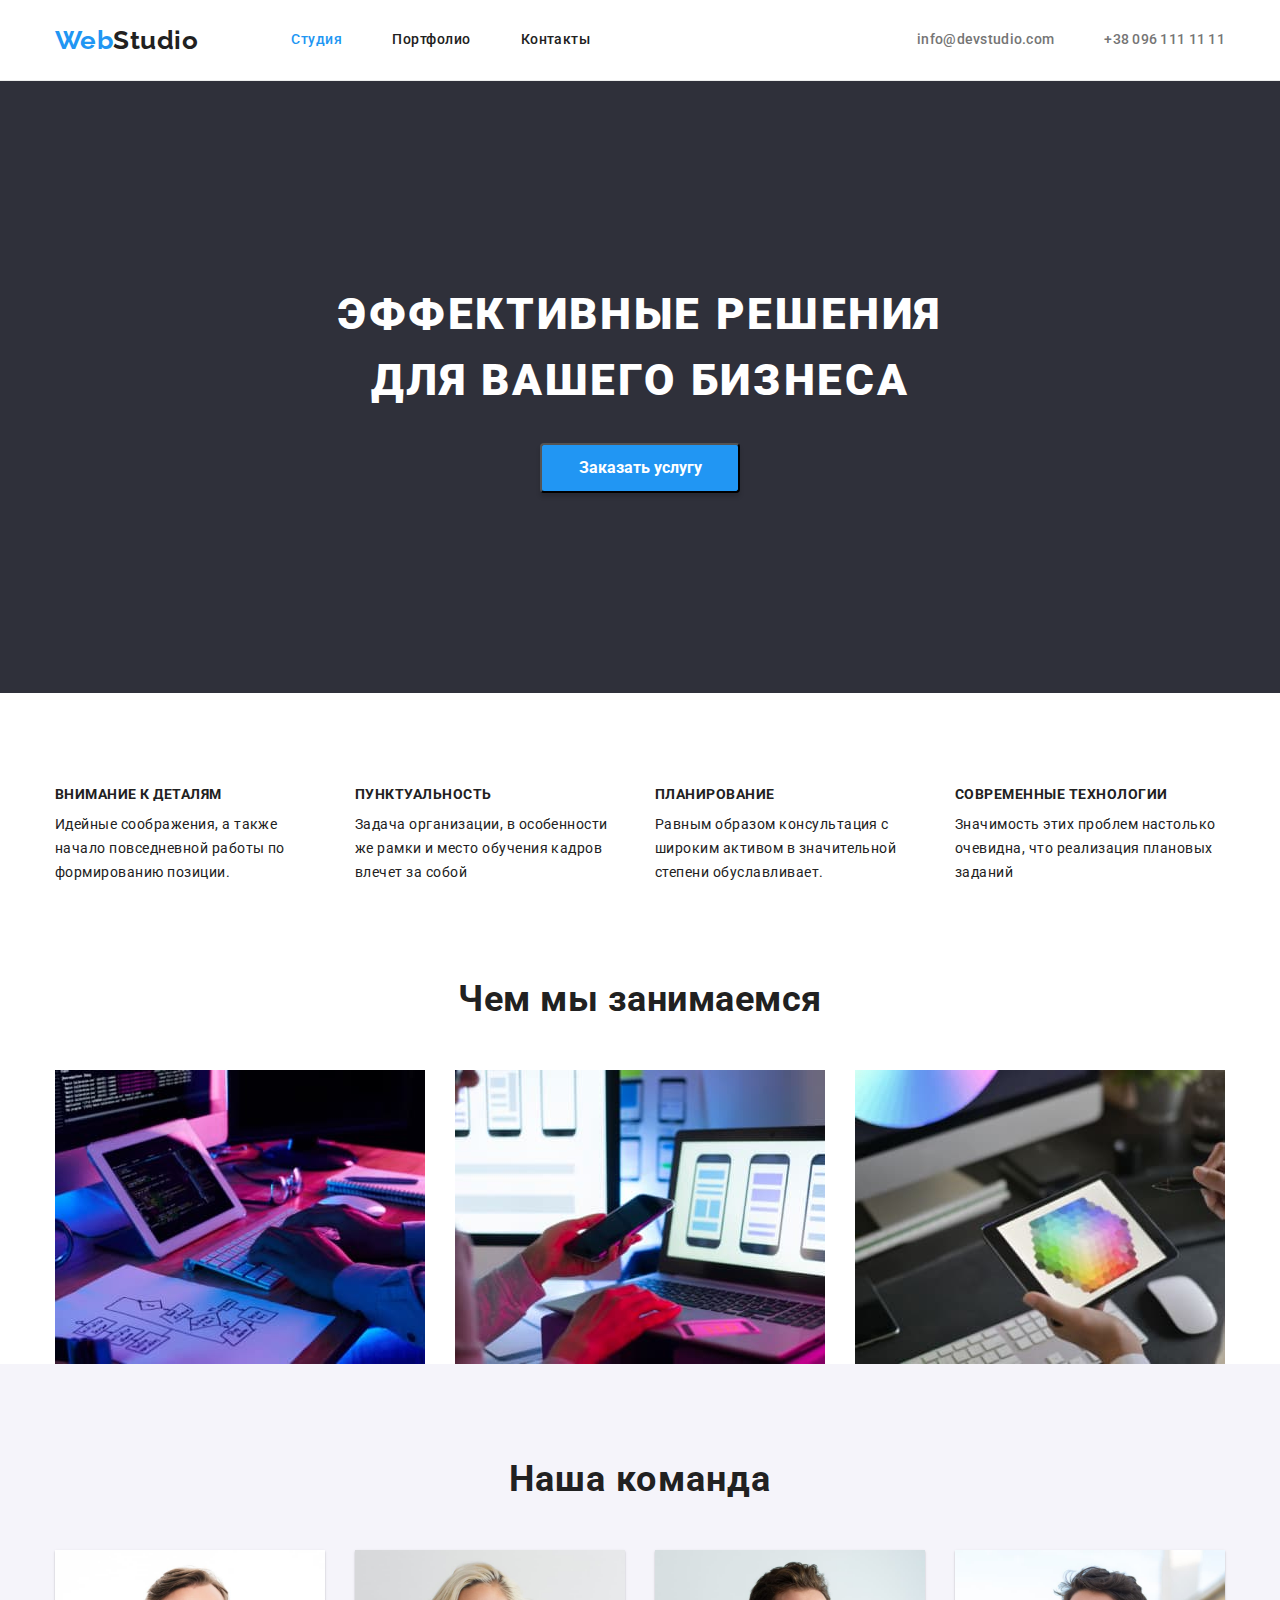
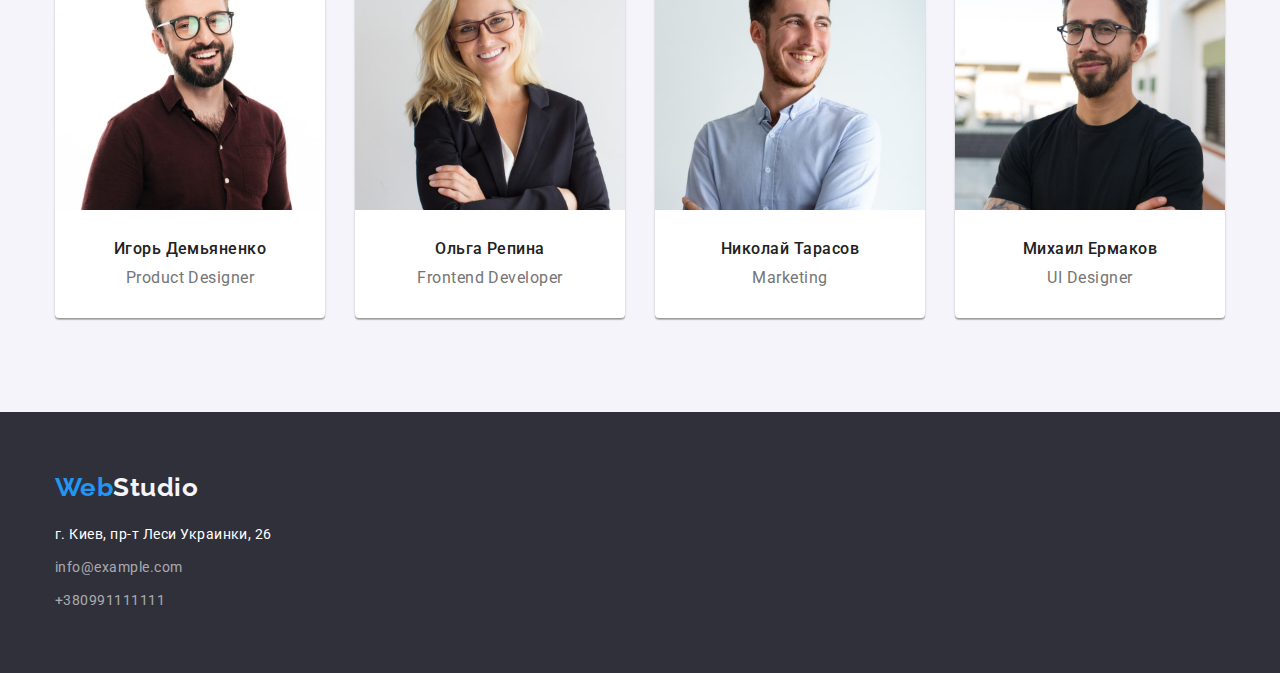
<file: index.html>
<!DOCTYPE html>
<html lang="ru">
<head>
    <meta charset="UTF-8">
    <meta http-equiv="X-UA-Compatible" content="IE=edge">
    <meta name="viewport" content="width=device-width, initial-scale=1.0">
    <title>WebStudio</title>
    <link href="https://fonts.googleapis.com/css2?family=Raleway:wght@700&family=Roboto:wght@400;500;700;900&display=swap"
        rel="stylesheet"/>
        <!-- Нормализация стилей -->
        <link rel="stylesheet" href="https://cdn.jsdelivr.net/npm/modern-normalize@1.1.0/modern-normalize.min.css">
    <link rel="stylesheet" href="./css/styles.css"/>
</head>
<body class="body-common">
    <!--Секция хедер -->
    
        <header class="header">
        <div class="container header-container-nav ">
            <a class="header-link containe" href="./index.html"><span class="link-logo">Web</span><span class="link-visible">Studio</span></a>
                <nav class="header-nav">
                    
                    <ul class="nav-list">
                        <li class="nav-item"><a class="nav-link current " href="">Студия</a></li>
                        <li class="nav-item"><a class="nav-link " href="./portfolio.html">Портфолио</a></li>
                        <li class="nav-item"><a class="nav-link " href="">Контакты</a></li>
                        
                    </ul>
                </nav>
               
               
                   <ul class="nav-contacts  ">
                       <li class="contacts-link"><a class="contacts-mail" href="mailtoo:info@devstudio.com">info@devstudio.com</a></li>
                       <li class="contacts-link"><a class="contacts-phone " href="tel:+380961111111">+38 096 111 11 11</a></li>
                   </ul>
              
    </div>
        </header>

<!-- Уникальный контент -->
<main>
    <!-- секция герой-->

    
      <section class="hero">
        <div class="container hero-container">
            <h1 class="hero-title">Эффективные решения <br> для вашего бизнеса</h1>
            <button class="hero-button" type="button">Заказать услугу</button>
        </div>
      </section>
    <!-- cекция Особенности -->
    <section class="plan section"> 
         
    <div class="container container-plan">
           <ul class="plan-list">
               <li class="plan-item">
                   <h3 class="title">Внимание к деталям</h3>
                   <p class="upper-title">Идейные соображения, а также начало повседневной работы по формированию позиции.</p>
                </li>
               <li class="plan-item">
                   <h3 class="title">Пунктуальность</h3>
                   <p class="upper-title">Задача организации, в особенности же рамки и место обучения кадров влечет за собой</p>
                </li>
               <li class="plan-item">
                   <h3 class="title">Планирование</h3>
                   <p class="upper-title">Равным образом консультация с широким активом в значительной степени обуславливает.</p>
                </li>
               <li class="plan-item">
                   <h3 class="title">Современные технологии</h3>
                   <p class="upper-title">Значимость этих проблем настолько очевидна, что реализация плановых заданий</p>
                </li>
           </ul>
      </div>
    </section>
    <section class="about section">
        <!-- Чем мы занимаемся -->
        
           <div class="container ">
                <h2 class="about-title">Чем мы занимаемся</h2>
                <ul class="about-list container-list">
                    <li class="about-item">
                        <img class="about-image" src="./image/work/box1.jpg" alt="печатает текст" width="370" height="294" >
                    </li>
                    <li class="about-item">
                        <img class="about-image" src="./image/work/box2.jpg" alt="выбирает дизайн приложения" width="370" height="294" >
                    </li>
                    <li class="about-item">
                        <img class="about-image" src="./image/work/box3.jpg" alt="рисует на планшете" width="370" height="294" >
                    </li>
                </ul>
           </div>
     
    </section>
    <section class="team-section">
        <!-- Наша команда -->
        
<div class="container container-team">
    <h2 class="team-caption">Наша команда</h2>
            
            
            <ul class="team-list">
                <li class="team-caption-list">
                    <img class="team-img" src="./image/team/img1.jpg" alt="Игорь Демьяненко" width="270" height="260" >
                   <div class="team-captiom-title">
                        <h3 class="team-title">Игорь Демьяненко</h3>
                        <p class="team-desc">Product Designer</p>
                   </div>
                   
                </li>
                <li class="team-caption-list">
                    <img class="team-img" src="./image/team/img2.jpg" alt="Ольга Репина" width="270" height="260" >
                  <div class="team-captiom-title">
                        <h3 class="team-title">Ольга Репина</h3>
                        <p class="team-desc">Frontend Developer</p>
                  </div>
                   
                </li>
                <li class="team-caption-list">
                    <img class="team-img" src="./image/team/img3.jpg" alt="Николай Тарасов" width="270" height="260" >
                   <div class="team-captiom-title">
                        <h3 class="team-title">Николай Тарасов</h3>
                        <p class="team-desc">Marketing</p>
                   </div>
                    
                </li>
                <li class="team-caption-list">
                    <img class="team-img" src="./image/team/img4.jpg" alt="Михаил Ермаков" width="270" height="260" >
                    <div class="team-captiom-title">
                        <h3 class="team-title">Михаил Ермаков</h3>
                        <p class="team-desc">UI Designer</p>
                    </div>
                    
                </li>
            </ul>
</div>
    </section>
</main>
<!-- Секция футер -->
    <footer class="footer">
        <div class="container">
            <a class="footer-link" href="./index.html"><span class="link-logo">Web</span><span
                    class="footer-link-visible">Studio</span></a>
            <address class="footer-address footer-contacts">г. Киев, пр-т Леси Украинки, 26</address>
            <ul class="footer-contacts">
                <li class="footer-contacts-mail"><a class="footer-mail" href="mailto:info@example.com">info@example.com</a></li>
                <li><a class="footer-phone" href="tel:+380991111111">+380991111111</a></li>
            </ul>
        </div>
    
    </footer>
</body>
</html>
</file>
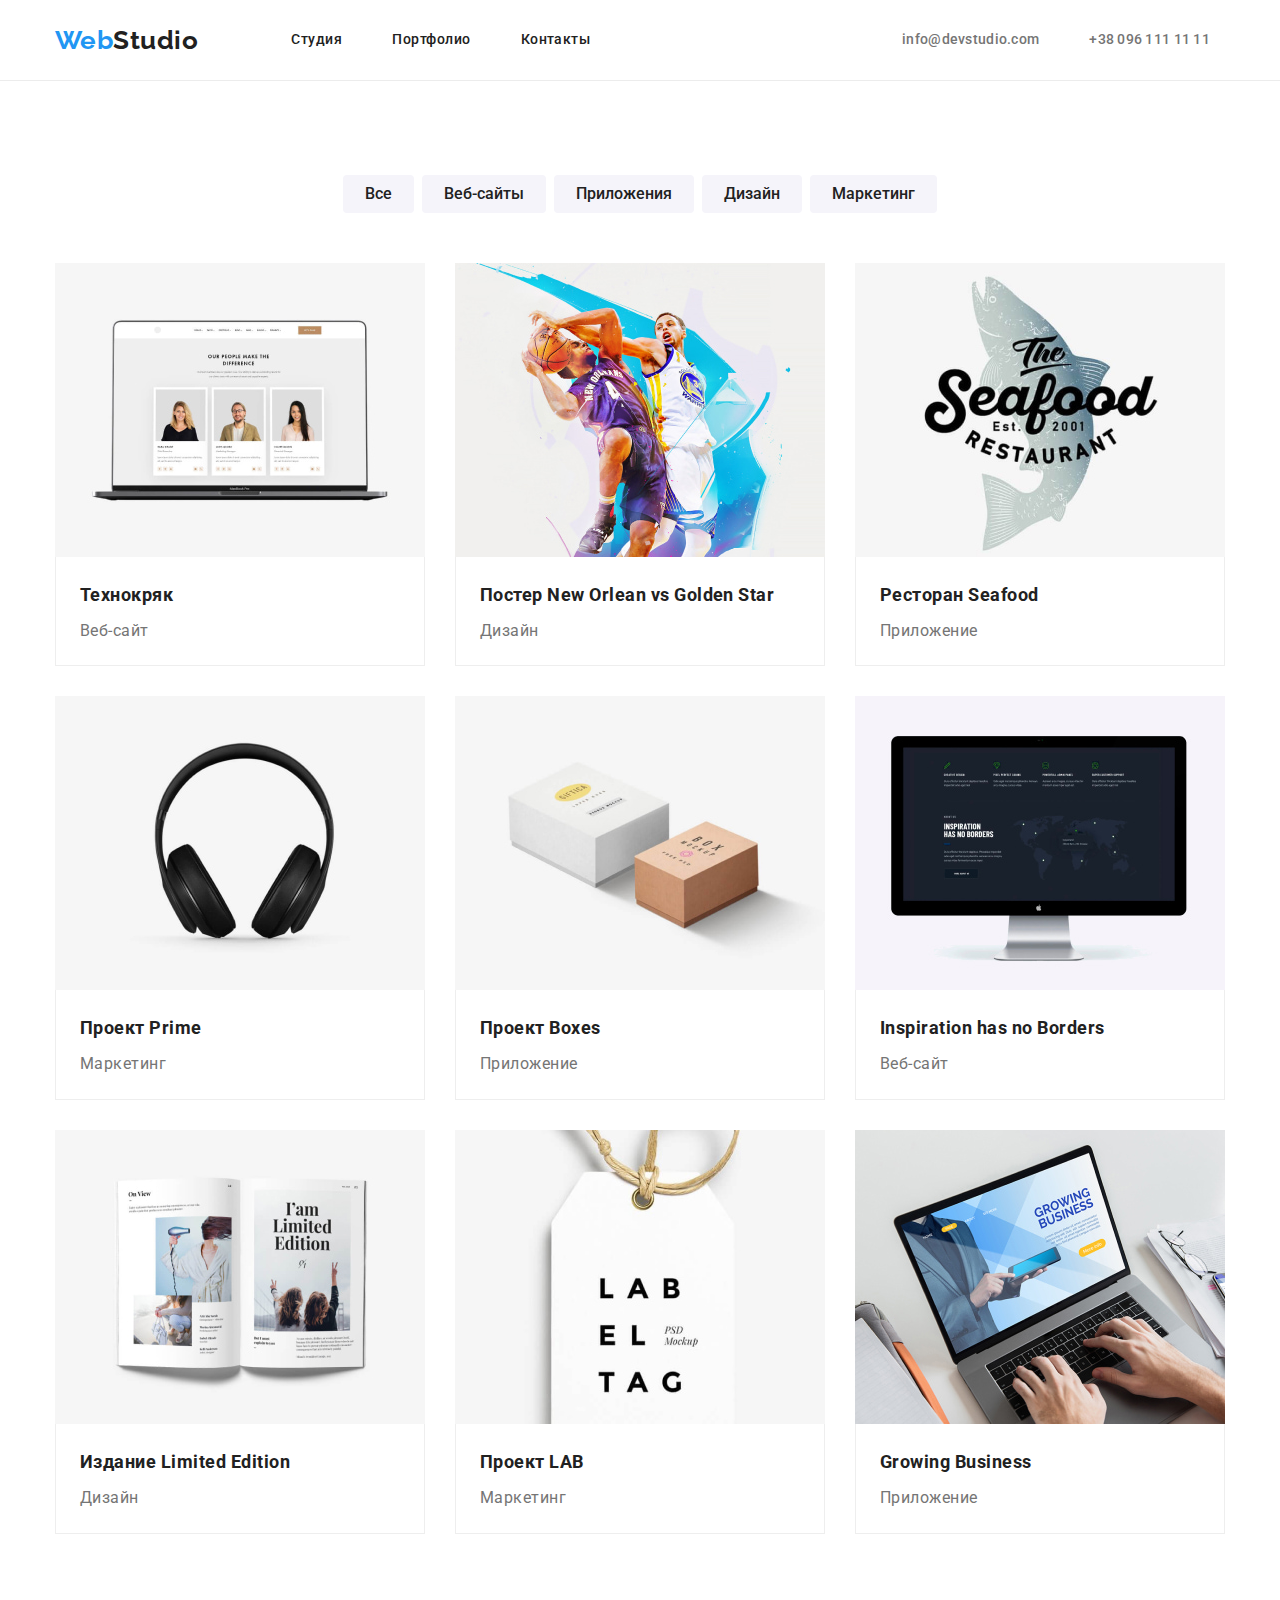
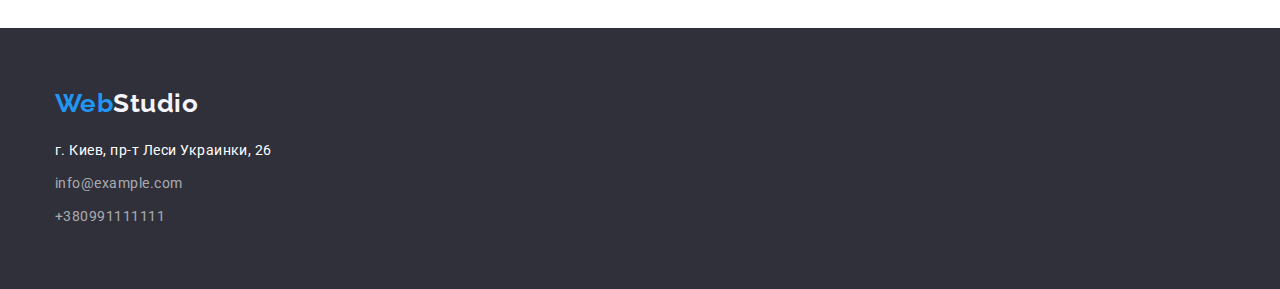
<file: portfolio.html>
<!DOCTYPE html>
<html lang="en">
<head>
    <meta charset="UTF-8">
    <meta http-equiv="X-UA-Compatible" content="IE=edge">
    <meta name="viewport" content="width=device-width, initial-scale=1.0">
    <title>WebStudio</title>
    <link href="https://fonts.googleapis.com/css2?family=Raleway:wght@700&family=Roboto:wght@400;500;700;900&display=swap" 
        rel="stylesheet">
        <link rel="stylesheet" href="https://cdn.jsdelivr.net/npm/modern-normalize@1.1.0/modern-normalize.min.css">
    <link rel="stylesheet" href="./css/styles.css">
</head>
<body class="body">
<header class="header">
    <div class="container header-container-nav ">
        <a class="header-link containe" href="./index.html"><span class="link-logo">Web</span><span
                class="link-visible">Studio</span></a>
        <nav class="header-nav">

            <ul class="nav-list">
                <li class="nav-item"><a class="nav-link  " href="index.html">Студия</a></li>
                <li class="nav-item current"><a class="nav-link " href="">Портфолио</a></li>
                <li class="nav-item"><a class="nav-link " href="">Контакты</a></li>

            </ul>
        </nav>

        <div class="container header-contacts">
            <ul class="nav-contacts">
                <li class="contacts-link"><a class="contacts-mail"
                        href="mailtoo:info@devstudio.com">info@devstudio.com</a></li>
                <li class="contacts-link"><a class="contacts-phone " href="tel:+380961111111">+38 096 111 11 11</a></li>
            </ul>
        </div>
    </div>
</header>

    
    <main>
               <section class="features" >
                <div class="container ">
                       
                <h1 hidden>Примеры работ</h1>
                            <ul class="benefits">
                                <li class="features-benesits"><button class="button-benefits" type="button">Все</button></li>
                            <li class="features-benesits"><button class="button-benefits" type="button">Веб-сайты</button></li>
                                <li class="features-benesits"><button class="button-benefits" type="button">Приложения</button></li>
                                <li class="features-benesits"><button class="button-benefits" type="button">Дизайн</button></li>
                                <li class="features-benesits"><button class="button-benefits" type="button">Маркетинг</button></li>
                            </ul>
                 
                        
                        <ul class="list">
                           <li class="list-title">
                               <a href="">
                                    <img src="./image/portfolio/Texno.jpg" alt="Технокряк" width="370" height="294">
                                      <div class="list-title-subject">
                                            <h2 class="subject" >Технокряк</h2>
                                            <p class="text" >Веб-сайт</p>
                                    
                                      </div class="">
                               </a>
                            </li>
                            <li class="list-title">
                               <a href="">
                                    <img src="./image/portfolio/New.jpg" alt="New Orlean vs Golden Star"  width="370" height="294">
                                       <div class="list-title-subject">
                                            <h2 class="subject">Постер New Orlean vs Golden Star</h2>
                                            <p class="text" >Дизайн</p>
                                       </div>
                               </a>
                                
                            </li>
                            <li class="list-title">
                              <a href="">
                                    <img src="./image/portfolio/Seafood.jpg" alt="Ресторан Seafood" width="370" height="294">
                                       <div class="list-title-subject">
                                            <h2 class="subject">Ресторан Seafood</h2>
                                            <p class="text" >Приложение</p>
                                       </div>
                              </a>
                                
                            </li>
                            <li class="list-title">
                                <a href="">
                                    <img src="./image/portfolio/Prime.jpg" alt="Проект Prime" width="370" height="294">
                                        <div class="list-title-subject">
                                            <h2 class="subject" >Проект Prime</h2>
                                            <p class="text" >Маркетинг</p>
                                        </div>
                                </a>
                                
                            </li>
                            <li class="list-title">
                               <a href="">
                                    <img src="./image/portfolio/Boxes.jpg" alt="Проект Boxes" width="370" height="294">
                                        <div class="list-title-subject">
                                            <h2 class="subject" >Проект Boxes</h2>
                                            <p class="text" >Приложение</p>
                                        </div>
                               </a>
                                
                            </li>
                            <li class="list-title">
                                <a href="">
                                    <img src="./image/portfolio/Inspiration.jpg" alt="Inspiration has no Borders" width="370" height="294">
                                        <div class="list-title-subject">
                                            <h2 class="subject" >Inspiration has no Borders</h2>
                                            <p class="text" >Веб-сайт</p>
                                        </div>
                                </a>
                                
                            </li>
                            <li class="list-title">
                               <a href="">
                                    <img src="./image/portfolio/Limited.jpg" alt="Издание Limited Edition" width="370" height="294">
                                        <div class="list-title-subject">
                                            <h2 class="subject" >Издание Limited Edition</h2>
                                            <p class="text">Дизайн</p>
                                        </div>
                               </a>
                                
                            </li>
                            <li class="list-title">
                                <a href="">
                                    <img src="./image/portfolio/LAB.jpg" alt="Проект LAB" width="370" height="294">
                                       <div class="list-title-subject">
                                            <h2 class="subject" >Проект LAB</h2>
                                            <p class="text">Маркетинг</p>
                                       </div>
                                </a>
                                
                            </li>
                            <li class="list-title">
                                <a href="">
                                    <img src="./image/portfolio/Growing.jpg" alt="Growing Business" width="370" height="294">
                                       <div class="list-title-subject">
                                            <h2 class="subject" >Growing Business</h2>
                                            <p class="text" >Приложение</p>
                                       </div>
                                </a>
                             
                            </li>
                        </ul>  
              </div> 
               </section>
        </main>
<footer class="footer">
    <div class="container">
        <a class="footer-link" href="./index.html"><span class="link-logo">Web</span><span
                class="footer-link-visible">Studio</span></a>
        <address class="footer-address footer-contacts">г. Киев, пр-т Леси Украинки, 26</address>
        <ul class="footer-contacts">
            <li class="footer-contacts-mail"><a class="footer-mail" href="mailto:info@example.com">info@example.com</a></li>
            <li><a class="footer-phone" href="tel:+380991111111">+380991111111</a></li>
        </ul>
    </div>

</footer>
</footer>
</body>
</html>
</file>
<file: css/styles.css>
/*старница студия*/

:root {
  --primary-text-color: #2196f3;
  --title-text-color: #757575;
  --accent-color: #212121;
  --primary-background: #e5e5e5;
  --main-tetle-text: #ffffff;
}

.body-common {
  color: var(--accent-color);
  font-family: Roboto, sans-serif;
  letter-spacing: 0.03em;
}

h1,
h2,
h3,
h4,
p {
  margin-top: 0;
  margin-bottom: 0;
}

ul {
  list-style: none;
  padding-left: 0;
  margin-top: 0;
  margin-bottom: 0;
}


.container {
  width: 1200px;
  padding-left: 15px;
  padding-right: 15px;
  margin-left: auto;
  margin-right: auto;
}

.header {
  border-bottom: 1px solid #ececec;

}

.header-container-nav {
  display: flex;
  align-items: center;
}

.header-link {
  font-family: Raleway;
  font-weight: 700;
  font-size: 26px;
  line-height: 1.19;
  margin-right: 93px;
}

.nav-list {
  display: flex;
}

.header-contacts {
  display: flex;
  justify-content: flex-end;
}

.nav-contacts {
  display: flex;
  margin-left: auto;
}

.nav-item {
  margin-right: 50px;
}

.nav-item:last-child {
  margin: 0;
}

.nav-link:active {
  color: var(--primary-text-color);
}

.nav-link {
  display: block;
  padding-top: 32px;
  padding-bottom: 32px;
}

.section {
  padding-top: 94px;
  
  
}

/*контакты хедер*/
.contacts-link{
   margin-right: 50px;
   
}

.contacts-link:last-child {
 margin-right: 0;
}


.contacts-phone:hover,
.contacts-phone:focus,
.contacts-mail:hover,
.contacts-mail:focus {
  color: var(--primary-text-color);
}

.contacts-phone,
.contacts-mail {
  display: block;
  color: var(--title-text-color);
  font-weight: 500;
  font-size: 14px;
  line-height: 1.14;
  letter-spacing: 0.02em;
  padding-top: 32px;
  padding-bottom: 32px;
}

.hero {
  background: #2f303a;
  max-width: 1600px;
  padding-top: 200px;
  padding-bottom: 200px;
}

/*заголовок*/
.hero-title {
  font-weight: 900;
  font-size: 44px;
  line-height: 1.5;
  text-align: center;
  letter-spacing: 0.06em;
  text-transform: uppercase;
  color: var(--main-tetle-text);
  width: 696px;
  margin-left: auto;
  margin-right: auto;
  margin-bottom: 30px;
}

/*кнопка заказать услугу*/
.hero-button {
  color: var(--main-tetle-text);
  background-color: var(--primary-text-color);
  cursor: pointer;
  box-shadow: 0px 4px 4px rgba(0, 0, 0, 0.15);
  border-radius: 4px;
  font-weight: 700;
  font-size: 16px;
  line-height: 1.88;
  width: 200px;
  height: 50px;
  display: block;
  margin-left: auto;
  margin-right: auto;
}

/*секция особенности*/
.title {
  color: var(--accent-color);
  font-weight: 700;
  font-size: 14px;
  line-height: 1.14;
  text-transform: uppercase;
  margin-bottom: 10px;
}

.plan-list {
  display: flex;
}

.plan-item {
  width: 270px;
  margin-right: 30px;
font-size: 14px;
line-height: 1.7;
}

.plan-item:last-child{
  margin-right: 0;
}

  
}
/*секция план*/
.upper-title {
  font-size: 14px;
  line-height: 1.71;

}

/*Чем мы занимаемся*/
.container-list {
  display: flex;
}

.about-list {
  display: flex;
  margin-right: -30px;
  
}

.about-item {
  flex-basis: calc((100% - 3 * 60px) / 3);
  margin-right: 30px;
}

.about-item:last-child {
  margin-right: 0;
}
.about-title {
  color: var(--accent-color);
  font-size: 36px;
  line-height: 1.17;
  text-align: center;
  margin-bottom: 50px;
}

/*наша команда*/

.team-section {
  background: #f5f4fa;
  padding-top: 94px;
  padding-bottom: 94px;
}

.team-list {
  display: flex;
 
}

.team-caption-list {
  background: #ffffff;
  box-shadow: 0px 1px 3px rgba(0, 0, 0, 0.12), 0px 1px 1px rgba(0, 0, 0, 0.14),
    0px 2px 1px rgba(0, 0, 0, 0.2);
  border-radius: 0px 0px 4px 4px;
  width: 270px;
  margin-right: 30px;
}

.team-caption-list:last-child {
  margin-right: 0;
}

.team-img {
  display: flex;
  flex-basis: calc((100% - 4 * 90px) / 4);
  margin-right: 30px;
}

.team-caption {
  font-weight: bold;
  font-size: 36px;
  line-height: 42px;
  text-align: center;
  letter-spacing: 0.03em;
  margin-bottom: 50px;
}
.team-title {
  font-weight: 500;
  font-size: 16px;
  line-height: 1.18;
  text-align: center;
  margin-bottom: 10px;
}

.team-captiom-title{
  padding-top: 30px;
  padding-bottom: 30px;
}

/*наша команда текст*/
.team-desc {
  font-size: 16px;
  line-height: 1.18;
  color: var(--title-text-color);
 margin-bottom: 0;
  text-align: center;
}

/*футер*/
.footer {
  background: #2f303a;
  margin: 0;
  padding-top: 60px;
  padding-bottom: 60px;
}
.footer-link {
  font-family: Raleway;
  font-weight: 700;
  font-size: 26px;
  line-height: 1.19;
  display: block;
  margin-bottom: 20px;
}

.footer-address {
  font-style: normal;
  font-size: 14px;
  line-height: 1.71;
  color: var(--main-tetle-text);
 
 margin-bottom: 9px;
}

.footer-phone,
.footer-mail {
  font-size: 14px;
  line-height: 1.71;
  color: rgba(255, 255, 255, 0.6);
}

.footer-contacts-mail:not(:last-child) {
margin-bottom: 9px;

}






/*страница портфолио*/
:root {
  --primary-text-color: #2196f3;
  --title-text-color: #757575;
  --accent-color: #212121;
  --primary-background: #e5e5e5;
}

.body {
  color: var(--accent-color);
  font-family: Roboto, sans-serif;
  letter-spacing: 0.03em;
}

a {
  text-decoration: none;
}

/* логотип */
.logo {
  font-family: Raleway;
  font-weight: 700;
  font-size: 26px;
  line-height: 1.19;
}

.link-logo {
  color: var(--primary-text-color);
}

.footer-link-visible {
  color: #f5f4fa;
  font-family: Raleway;
}
.link-visible {
  color: var(--accent-color);
}

/* список ссылок навигации*/
.nav-link {
  color: var(--accent-color);
  font-weight: 500;
  font-size: 14px;
  line-height: 1.14;
}
.nav-link:hover,
.nav-link:focus {
  color: var(--primary-text-color);
}

/* текст */
.text {
  color: var(--title-text-color);
}

.current {
  color: #2196f3;
}

/* кнопки */
.benefits {
  display: flex;
  justify-content: center;
  margin-bottom: 50px;
 
}

.features{
  padding-top: 94px;
  padding-bottom: 94px;
}




.features-benesits:not(:last-child){
margin-right: 8px;
}


.button-benefits {
  cursor: pointer;
  color: var(--accent-color);
  background-color: #f5f4fa;
  font-weight: 500;
  font-size: 16px;
  line-height: 1.6;
  border: none;
  border-radius: 4px;
  font-family: Roboto;
  padding-left: 22px;
  padding-right: 22px;
  padding-top: 6px;
  padding-bottom: 6px;

}

.button-benefits:hover,
.button-benefits:focus {
  color: #ffffff;
  background-color: var(--primary-text-color);
}

/* навигация */
.phone,
.mail {
  color: var(--title-text-color);
  font-weight: 500;
  font-size: 14px;
  line-height: 1.14;
  letter-spacing: 0.02em;
}

.phone:hover,
.phone:focus,
.mail:hover,
.mail:focus {
  color: var(--primary-text-color);
}

/* заголовок */

.list {
 display: flex;
 flex-wrap: wrap;
  margin-top: -30px;
  margin-left: -30px;

 
}

.list-title {
  
  flex-basis: calc(100% / 3 - 30px);
  margin-top: 30px;
  margin-left: 30px;
  background: #ffffff;
  box-sizing: border-box;
 
}

.subject {
  font-weight: 700;
  font-size: 18px;
  line-height: 2;
  margin-bottom: 4px;
  
 
}

/* текст */
.list-title,
.text {
  font-weight: 400;
  font-size: 16px;
  line-height: 1.8;
  
}



.list-title-subject{
 padding: 20px 24px;
 margin: 0;
 border-left: 1px solid #EEEEEE;
 border-right: 1px solid #EEEEEE;
 border-bottom: 1px solid #EEEEEE;
}

.footer-address {
  font-weight: 400;
  font-size: 14px;
  line-height: 1.7;
}


img {
  display: block;
  height: auto;
}

a{
  color: var(--accent-color) ;
  text-decoration: none;
}
</file>
